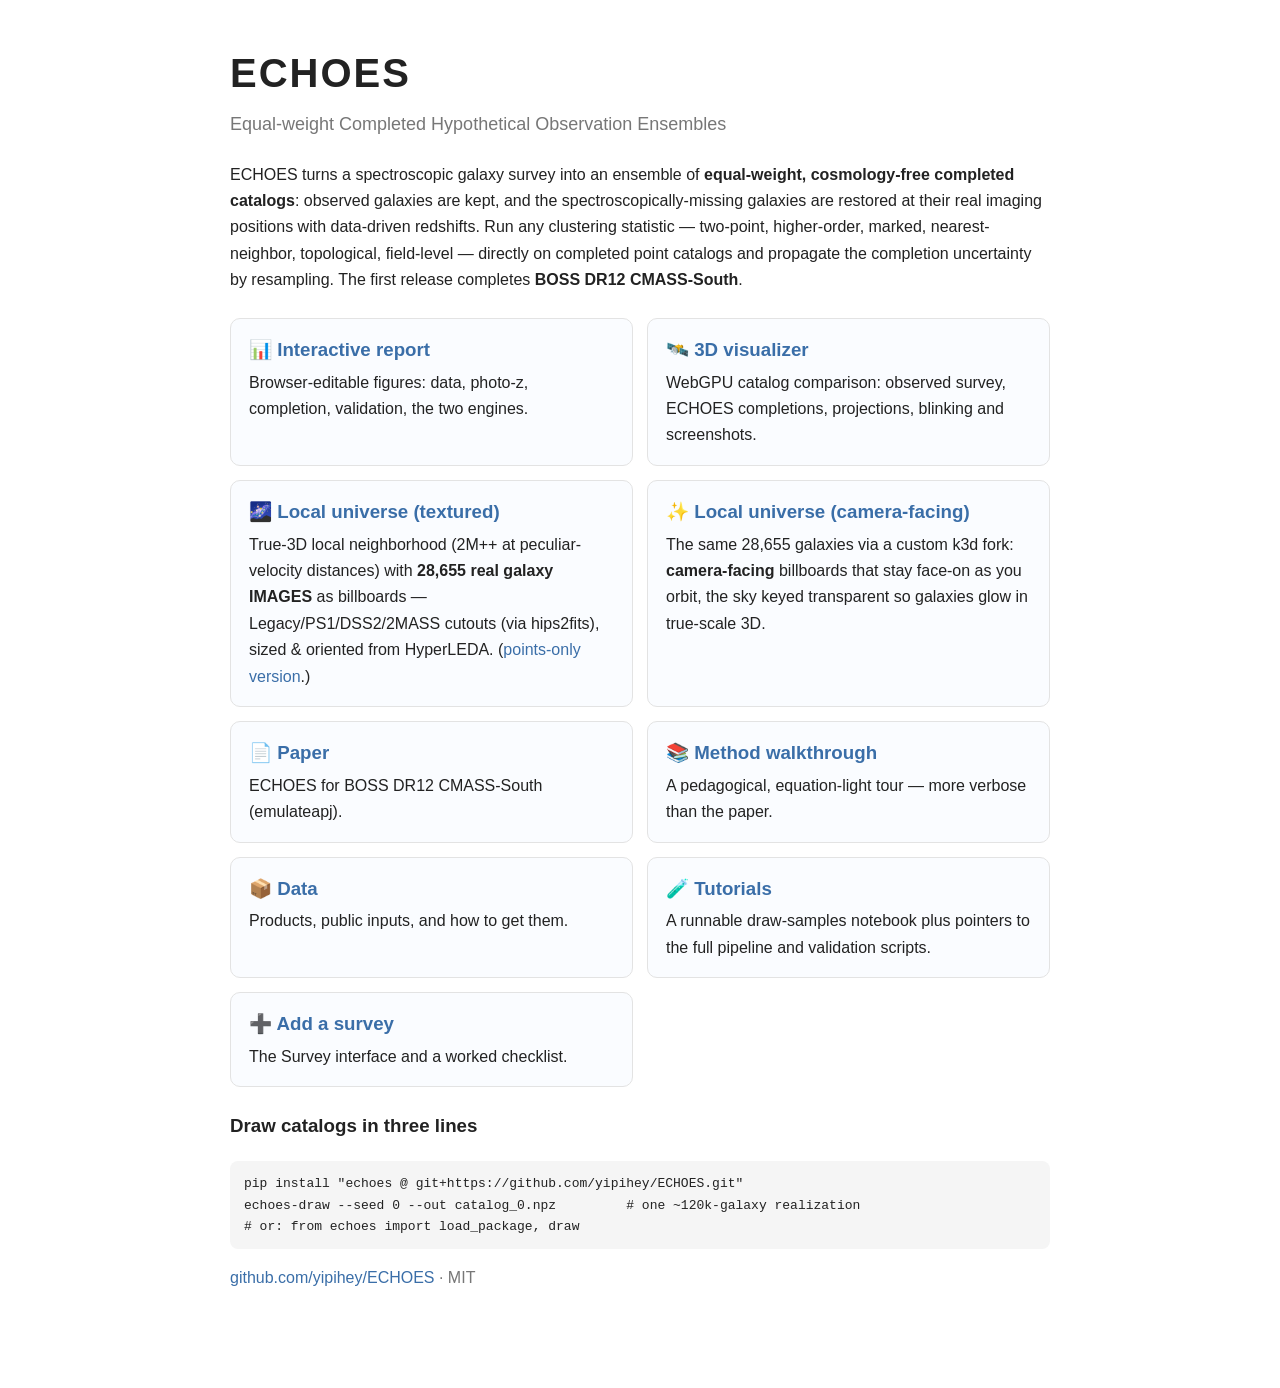
<file: docs/index.html>
<!doctype html><html lang="en"><head><meta charset="utf-8">
<meta name="viewport" content="width=device-width,initial-scale=1">
<title>ECHOES — completed galaxy-survey catalogs</title>
<style>
 body{font-family:-apple-system,"Helvetica Neue",Arial,sans-serif;max-width:820px;margin:0 auto;
  padding:0 20px 80px;color:#222;line-height:1.65}
 h1{font-size:40px;letter-spacing:2px;margin:40px 0 0} .tag{color:#777;font-size:18px;margin:4px 0 22px}
 a{color:#3a6ea8;text-decoration:none} a:hover{text-decoration:underline}
 .cards{display:grid;grid-template-columns:1fr 1fr;gap:14px;margin:24px 0}
 .card{border:1px solid #e3e3e3;border-radius:10px;padding:16px 18px;background:#fafcff}
 .card h3{margin:0 0 4px} code{background:#eef;padding:1px 6px;border-radius:3px;font-size:13px}
 pre{background:#f5f5f5;padding:12px 14px;border-radius:8px;overflow-x:auto}
</style></head><body>
<h1>ECHOES</h1>
<div class="tag">Equal-weight Completed Hypothetical Observation Ensembles</div>
<p>ECHOES turns a spectroscopic galaxy survey into an ensemble of <b>equal-weight,
cosmology-free completed catalogs</b>: observed galaxies are kept, and the
spectroscopically-missing galaxies are restored at their real imaging positions with
data-driven redshifts. Run any clustering statistic — two-point, higher-order, marked,
nearest-neighbor, topological, field-level — directly on completed point catalogs and
propagate the completion uncertainty by resampling. The first release completes
<b>BOSS DR12 CMASS-South</b>.</p>
<div class="cards">
  <div class="card"><h3>📊 <a href="report.html">Interactive report</a></h3>
    Browser-editable figures: data, photo-z, completion, validation, the two engines.</div>
  <div class="card"><h3>🛰️ <a href="visualizer/">3D visualizer</a></h3>
    WebGPU catalog comparison: observed survey, ECHOES completions, projections, blinking and screenshots.</div>
  <div class="card"><h3>🌌 <a href="local_viewer_textured.html">Local universe (textured)</a></h3>
    True-3D local neighborhood (2M++ at peculiar-velocity distances) with <b>28,655 real galaxy
    IMAGES</b> as billboards — Legacy/PS1/DSS2/2MASS cutouts (via hips2fits), sized &amp; oriented from
    HyperLEDA. (<a href="local_viewer.html">points-only version</a>.)</div>
  <div class="card"><h3>✨ <a href="local_viewer_fork.html">Local universe (camera-facing)</a></h3>
    The same 28,655 galaxies via a custom k3d fork: <b>camera-facing</b> billboards that stay face-on
    as you orbit, the sky keyed transparent so galaxies glow in true-scale 3D.</div>
  <div class="card"><h3>📄 <a href="paper.pdf">Paper</a></h3>
    ECHOES for BOSS DR12 CMASS-South (emulateapj).</div>
  <div class="card"><h3>📚 <a href="https://github.com/yipihey/ECHOES/blob/main/docs/method.md">Method walkthrough</a></h3>
    A pedagogical, equation-light tour — more verbose than the paper.</div>
  <div class="card"><h3>📦 <a href="https://github.com/yipihey/ECHOES/blob/main/DATA.md">Data</a></h3>
    Products, public inputs, and how to get them.</div>
  <div class="card"><h3>🧪 <a href="https://github.com/yipihey/ECHOES/tree/main/docs/tutorials">Tutorials</a></h3>
    A runnable draw-samples notebook plus pointers to the full pipeline and validation scripts.</div>
  <div class="card"><h3>➕ <a href="https://github.com/yipihey/ECHOES/blob/main/docs/adding_a_survey.md">Add a survey</a></h3>
    The Survey interface and a worked checklist.</div>
</div>
<h3>Draw catalogs in three lines</h3>
<pre>pip install "echoes @ git+https://github.com/yipihey/ECHOES.git"
echoes-draw --seed 0 --out catalog_0.npz         # one ~120k-galaxy realization
# or: from echoes import load_package, draw</pre>
<p style="color:#777"><a href="https://github.com/yipihey/ECHOES">github.com/yipihey/ECHOES</a> · MIT</p>
</body></html>
</file>
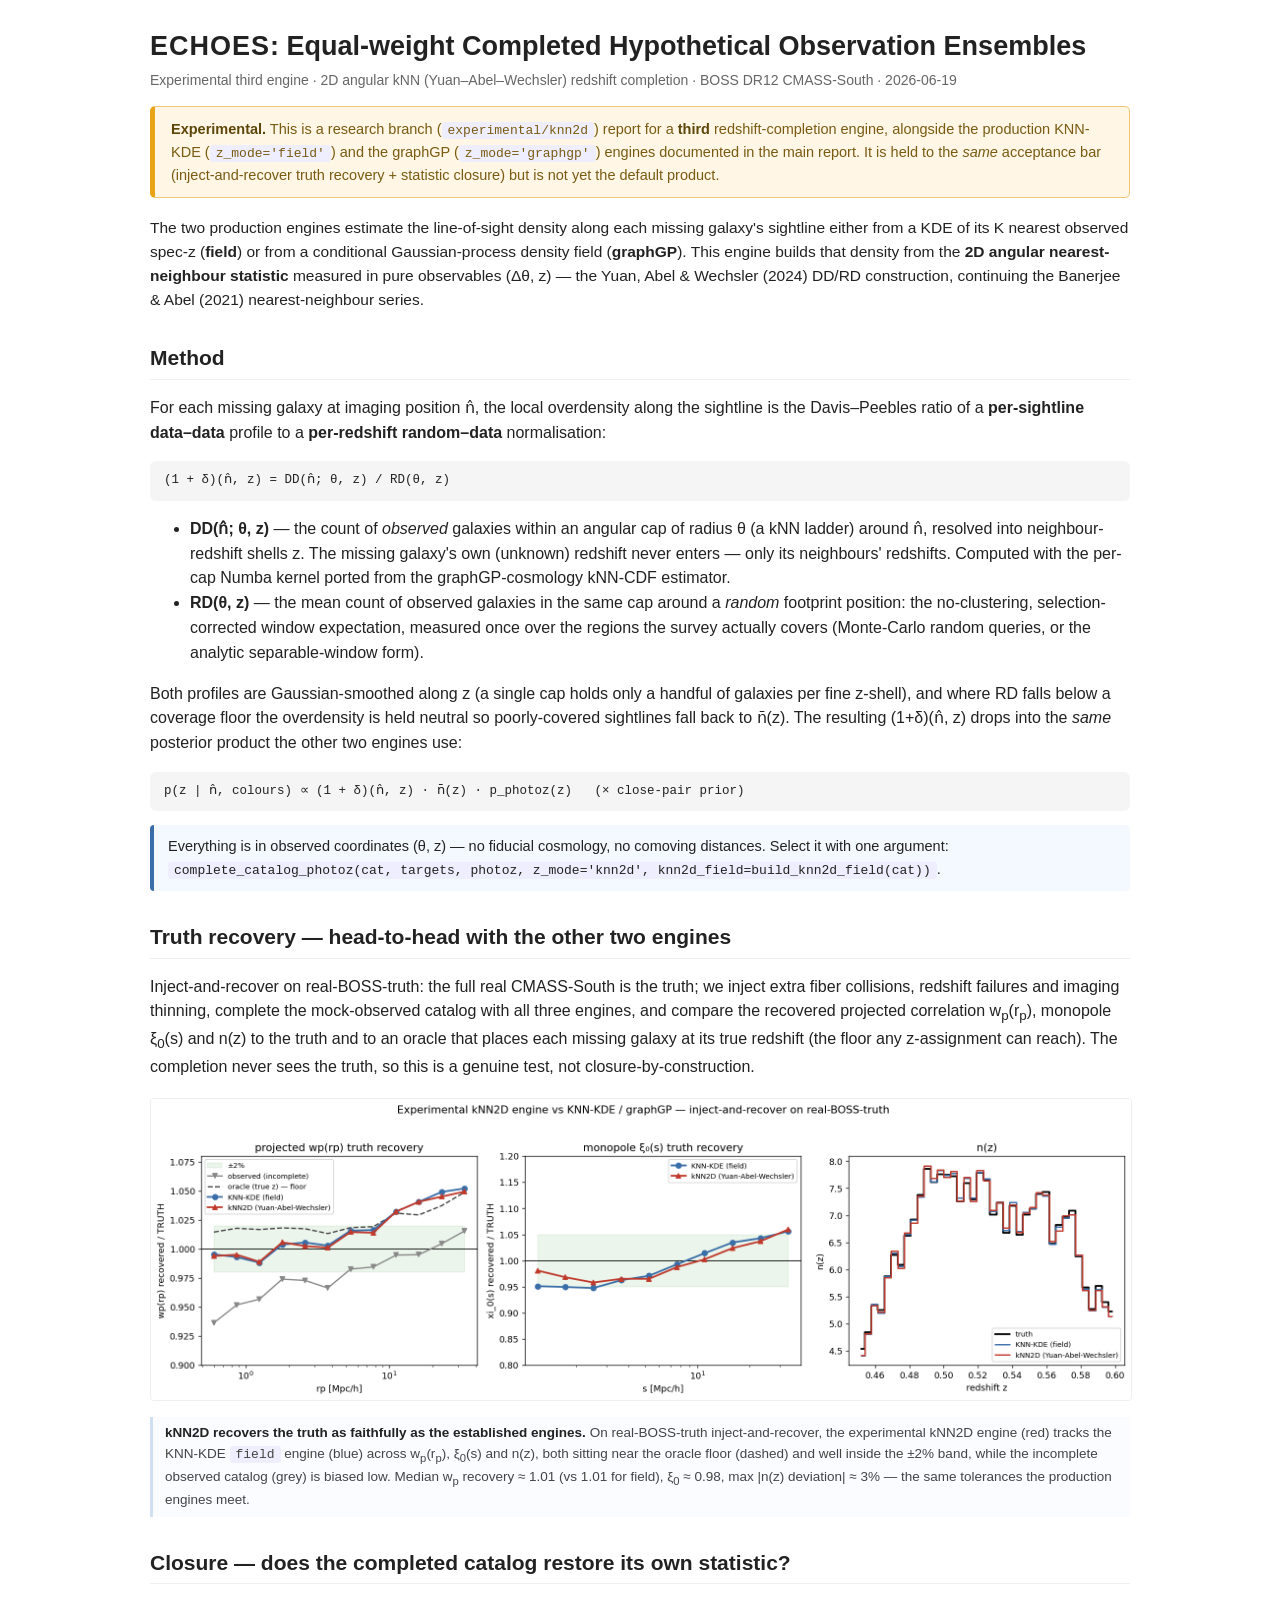
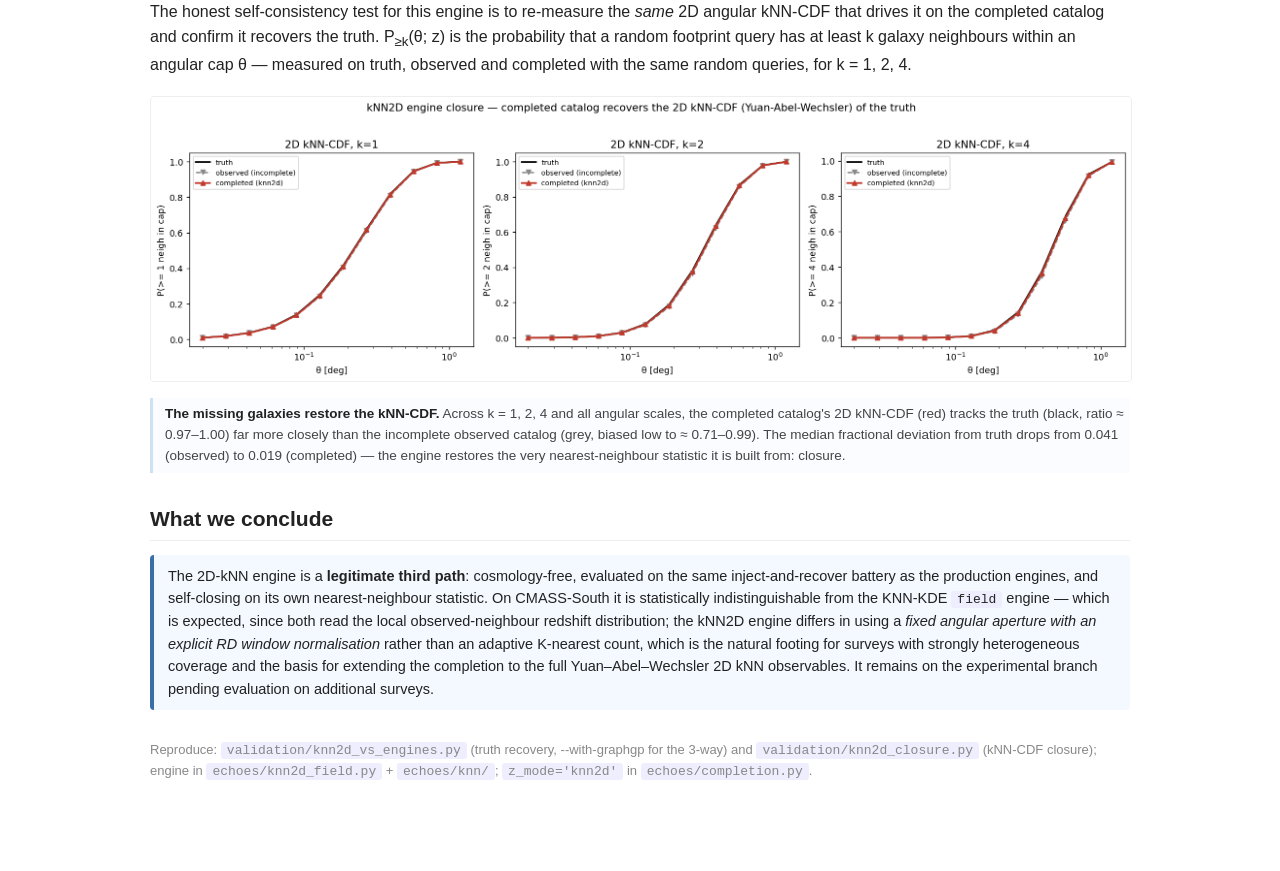
<file: docs/report_knn2d.html>
<!doctype html><html><head><meta charset='utf-8'><meta name='viewport' content='width=device-width,initial-scale=1'><title>ECHOES — experimental kNN2D engine</title><style>
body{font-family:-apple-system,BlinkMacSystemFont,'Segoe UI',Roboto,Helvetica,Arial,sans-serif;
 max-width:980px;margin:0 auto;padding:26px 22px 80px;color:#222;line-height:1.55;}
h1{font-size:27px;margin:0 0 2px;} h2{font-size:21px;margin:30px 0 8px;border-bottom:1px solid #eee;padding-bottom:4px;}
.sub{color:#666;font-size:14px;margin-bottom:6px;}
.lead{font-size:15.5px;}
.banner{background:#fff6e5;border:1px solid #f0c674;border-left:5px solid #e8a317;
 padding:11px 16px;border-radius:5px;margin:14px 0 18px;font-size:14.5px;color:#7a5b12;}
.banner b{color:#5e4609;}
figure{margin:18px 0 26px;} img{max-width:100%;border:1px solid #eee;border-radius:4px;}
figcaption{font-size:13.5px;color:#444;margin-top:8px;padding:6px 0 6px 12px;
 border-left:3px solid #cfe0f0;background:#fafcff;}
figcaption b{color:#222;}
.callout{background:#f4f8ff;border-left:4px solid #3a6ea8;padding:10px 14px;margin:14px 0;border-radius:4px;font-size:14.5px;}
.metric-grid{display:grid;grid-template-columns:repeat(3,1fr);gap:6px 24px;
 background:#f7f9fb;padding:14px 18px;border-radius:6px;margin:14px 0;font-size:14px;}
.metric-grid b{color:#c0392b;}
code{background:#eef;padding:1px 6px;border-radius:3px;font-size:13px;}
pre{background:#f5f5f5;padding:10px 14px;border-radius:6px;overflow-x:auto;font-size:12.5px;}
table{border-collapse:collapse;margin:12px 0;font-size:14px;}
th,td{padding:5px 14px;text-align:left;border-bottom:1px solid #e6e6e6;} th{background:#f4f4f4;}
</style></head><body><h1><span style='letter-spacing:1px'>ECHOES</span>: Equal-weight Completed Hypothetical Observation Ensembles</h1><div class='sub'>Experimental third engine &middot; 2D angular kNN (Yuan–Abel–Wechsler) redshift completion &middot; BOSS DR12 CMASS-South &middot; 2026-06-19</div><div class='banner'><b>Experimental.</b> This is a research branch (<code>experimental/knn2d</code>) report for a <b>third</b> redshift-completion engine, alongside the production KNN-KDE (<code>z_mode='field'</code>) and the graphGP (<code>z_mode='graphgp'</code>) engines documented in the main report. It is held to the <i>same</i> acceptance bar (inject-and-recover truth recovery + statistic closure) but is not yet the default product.</div><p class='lead'>The two production engines estimate the line-of-sight density along each missing galaxy's sightline either from a KDE of its K nearest observed spec-z (<b>field</b>) or from a conditional Gaussian-process density field (<b>graphGP</b>). This engine builds that density from the <b>2D angular nearest-neighbour statistic</b> measured in pure observables (Δθ, z) — the Yuan, Abel &amp; Wechsler (2024) DD/RD construction, continuing the Banerjee &amp; Abel (2021) nearest-neighbour series.</p><h2>Method</h2><p>For each missing galaxy at imaging position n&#770;, the local overdensity along the sightline is the Davis–Peebles ratio of a <b>per-sightline data–data</b> profile to a <b>per-redshift random–data</b> normalisation:</p><pre>(1 + &delta;)(n&#770;, z) = DD(n&#770;; &theta;, z) / RD(&theta;, z)</pre><ul><li><b>DD(n&#770;; &theta;, z)</b> — the count of <i>observed</i> galaxies within an angular cap of radius &theta; (a kNN ladder) around n&#770;, resolved into neighbour-redshift shells z. The missing galaxy's own (unknown) redshift never enters — only its neighbours' redshifts. Computed with the per-cap Numba kernel ported from the graphGP-cosmology kNN-CDF estimator.</li><li><b>RD(&theta;, z)</b> — the mean count of observed galaxies in the same cap around a <i>random</i> footprint position: the no-clustering, selection-corrected window expectation, measured once over the regions the survey actually covers (Monte-Carlo random queries, or the analytic separable-window form).</li></ul><p>Both profiles are Gaussian-smoothed along z (a single cap holds only a handful of galaxies per fine z-shell), and where RD falls below a coverage floor the overdensity is held neutral so poorly-covered sightlines fall back to n&#772;(z). The resulting (1+&delta;)(n&#770;, z) drops into the <i>same</i> posterior product the other two engines use:</p><pre>p(z | n&#770;, colours) &prop; (1 + &delta;)(n&#770;, z) &middot; n&#772;(z) &middot; p_photoz(z)   (&times; close-pair prior)</pre><div class='callout'>Everything is in observed coordinates (&theta;, z) — no fiducial cosmology, no comoving distances. Select it with one argument:<br><code>complete_catalog_photoz(cat, targets, photoz, z_mode='knn2d', knn2d_field=build_knn2d_field(cat))</code>.</div><h2>Truth recovery — head-to-head with the other two engines</h2><p>Inject-and-recover on real-BOSS-truth: the full real CMASS-South is the truth; we inject extra fiber collisions, redshift failures and imaging thinning, complete the mock-observed catalog with all three engines, and compare the recovered projected correlation w<sub>p</sub>(r<sub>p</sub>), monopole &xi;<sub>0</sub>(s) and n(z) to the truth and to an oracle that places each missing galaxy at its true redshift (the floor any z-assignment can reach). The completion never sees the truth, so this is a genuine test, not closure-by-construction.</p><figure><img src='[data-uri]'><figcaption><b>kNN2D recovers the truth as faithfully as the established engines.</b> On real-BOSS-truth inject-and-recover, the experimental kNN2D engine (red) tracks the KNN-KDE <code>field</code> engine (blue) across w<sub>p</sub>(r<sub>p</sub>), &xi;<sub>0</sub>(s) and n(z), both sitting near the oracle floor (dashed) and well inside the &plusmn;2% band, while the incomplete observed catalog (grey) is biased low. Median w<sub>p</sub> recovery &asymp; 1.01 (vs 1.01 for field), &xi;<sub>0</sub> &asymp; 0.98, max |n(z) deviation| &asymp; 3% — the same tolerances the production engines meet.</figcaption></figure><h2>Closure — does the completed catalog restore its own statistic?</h2><p>The honest self-consistency test for this engine is to re-measure the <i>same</i> 2D angular kNN-CDF that drives it on the completed catalog and confirm it recovers the truth. P<sub>&ge;k</sub>(&theta;; z) is the probability that a random footprint query has at least k galaxy neighbours within an angular cap &theta; — measured on truth, observed and completed with the same random queries, for k = 1, 2, 4.</p><figure><img src='[data-uri]'><figcaption><b>The missing galaxies restore the kNN-CDF.</b> Across k = 1, 2, 4 and all angular scales, the completed catalog's 2D kNN-CDF (red) tracks the truth (black, ratio &asymp; 0.97–1.00) far more closely than the incomplete observed catalog (grey, biased low to &asymp; 0.71–0.99). The median fractional deviation from truth drops from 0.041 (observed) to 0.019 (completed) — the engine restores the very nearest-neighbour statistic it is built from: closure.</figcaption></figure><h2>What we conclude</h2><div class='callout'>The 2D-kNN engine is a <b>legitimate third path</b>: cosmology-free, evaluated on the same inject-and-recover battery as the production engines, and self-closing on its own nearest-neighbour statistic. On CMASS-South it is statistically indistinguishable from the KNN-KDE <code>field</code> engine — which is expected, since both read the local observed-neighbour redshift distribution; the kNN2D engine differs in using a <i>fixed angular aperture with an explicit RD window normalisation</i> rather than an adaptive K-nearest count, which is the natural footing for surveys with strongly heterogeneous coverage and the basis for extending the completion to the full Yuan–Abel–Wechsler 2D kNN observables. It remains on the experimental branch pending evaluation on additional surveys.</div><p style='color:#888;font-size:13px;margin-top:30px'>Reproduce: <code>validation/knn2d_vs_engines.py</code> (truth recovery, --with-graphgp for the 3-way) and <code>validation/knn2d_closure.py</code> (kNN-CDF closure); engine in <code>echoes/knn2d_field.py</code> + <code>echoes/knn/</code>; <code>z_mode='knn2d'</code> in <code>echoes/completion.py</code>.</p></body></html>
</file>
